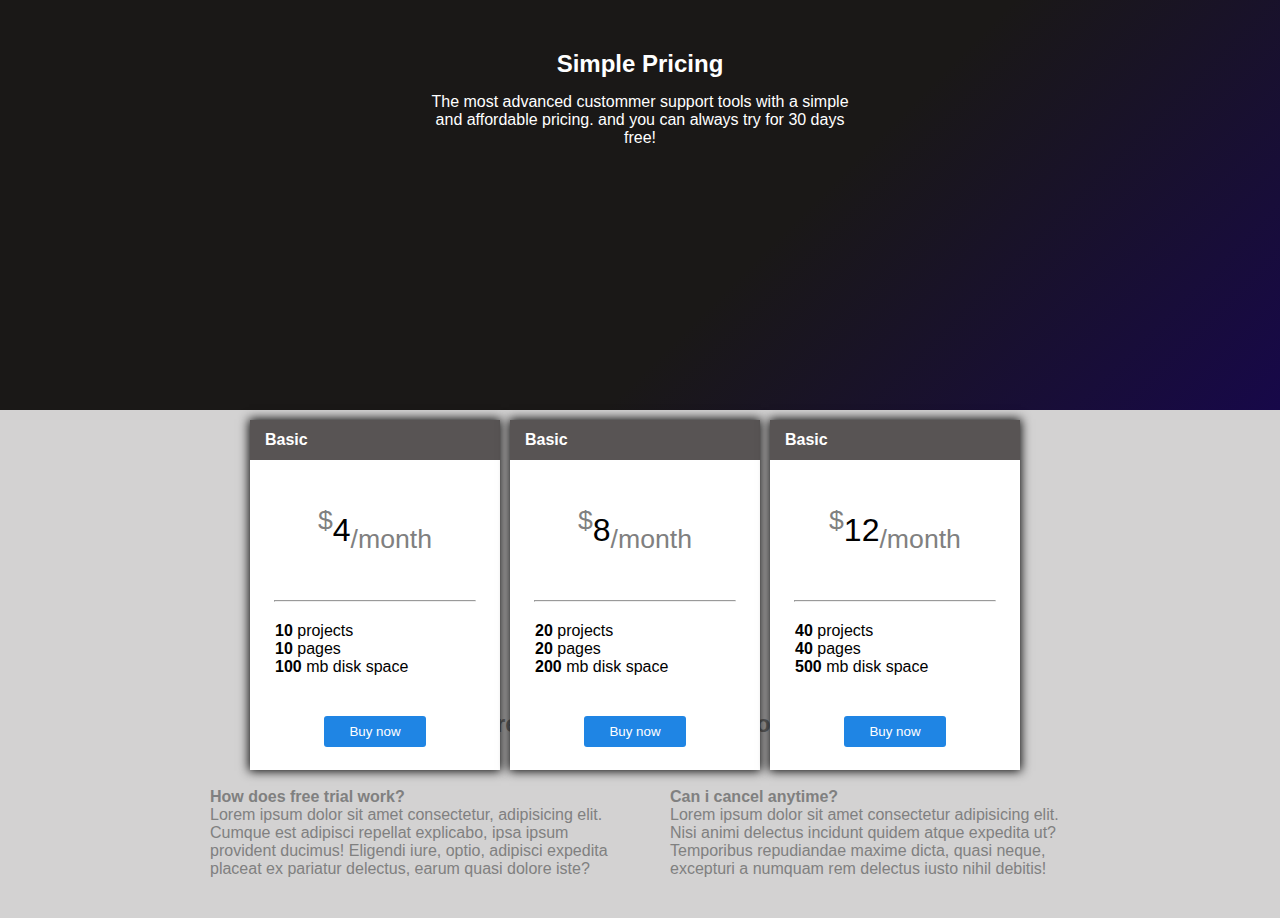
<file: challenge 2/index.html>
<!DOCTYPE html>
<html lang="en">
<head>
    <meta charset="UTF-8">
    <meta http-equiv="X-UA-Compatible" content="IE=edge">
    <meta name="viewport" content="width=device-width, initial-scale=1.0">
    <link rel="stylesheet" href="style.css">
    <title>Document</title>
</head>
<body>
    <div class="container">
        <div class="top">
            <h2 class="title">Simple Pricing</h2>
            <p>The most advanced custommer support tools with a simple</p>
            <p>and affordable pricing.
            and you can always try for 30 days</p>
            <p>free!</p>
        </div>

        <div class="cards-container">
            <div class="card">
                <div class="card-title-container">   
                    <h4 class="card-title">Basic</h4>
                </div>

                <div class="card-price">
                    <p><sup><span>$</span></sup>4<sub><span>/month</span></sub></p>
                </div>

                <div class="line"><hr></div>

                <div class="description">
                    <p><span>10</span>  projects</p>
                    <p><span>10</span> pages</p>
                    <p><span>100</span> mb disk space</p>
                </div>

                <div class="footer">
                    <button onclick="success()">Buy now</button>
                </div>
            </div>

            <div class="card">
                <div class="card-title-container">   
                    <h4 class="card-title">Basic</h4>
                </div>

                <div class="card-price">
                    <p><sup><span>$</span></sup>8<sub><span>/month</span></sub></p>
                </div>

                <div class="line"><hr></div>

                <div class="description">
                    <p><span>20</span>  projects</p>
                    <p><span>20</span> pages</p>
                    <p><span>200</span> mb disk space</p>
                </div>

                <div class="footer">
                    <button onclick="success()">Buy now</button>
                </div>
            </div>

            <div class="card">
                <div class="card-title-container">   
                    <h4 class="card-title">Basic</h4>
                </div>

                <div class="card-price">
                    <p><sup><span>$</span></sup>12<sub><span>/month</span></sub></p>
                </div>

                <div class="line"><hr></div>

                <div class="description">
                    <p><span>40</span>  projects</p>
                    <p><span>40</span> pages</p>
                    <p><span>500</span> mb disk space</p>
                </div>

                <div class="footer">
                    <button onclick="success()">Buy now</button>
                </div>
            </div>
        </div>

        <div class="bottom">
            <div class="header">
                <h2>Frequently asked questions</h2>
            </div>

            <footer>
                <div class="qts">
                    <h4>How does free trial work?</h4>
                    <p> Lorem ipsum dolor sit amet consectetur, adipisicing elit. Cumque est adipisci repellat explicabo, ipsa ipsum provident ducimus! Eligendi iure, optio, adipisci expedita placeat ex pariatur delectus, earum quasi dolore iste?</p>
                </div>

                <div class="qts">
                    <h4>Can i cancel anytime?</h4>
                    <p>Lorem ipsum dolor sit amet consectetur adipisicing elit. Nisi animi delectus incidunt quidem atque expedita ut? Temporibus repudiandae maxime dicta, quasi neque, excepturi a numquam rem delectus iusto nihil debitis!</p>
                </div>
            </footer>
        </div>
    </div>
    
    <script>
        const cards = document.querySelectorAll('.card');
        for (let i = 0; i < cards.length; i++) {
            cards[i].addEventListener('click', function(){
                this.classList.toggle("select");
            })
        }
            
        function success(){
            alert("success");
        }
    </script>
</body>


</html>
</file>
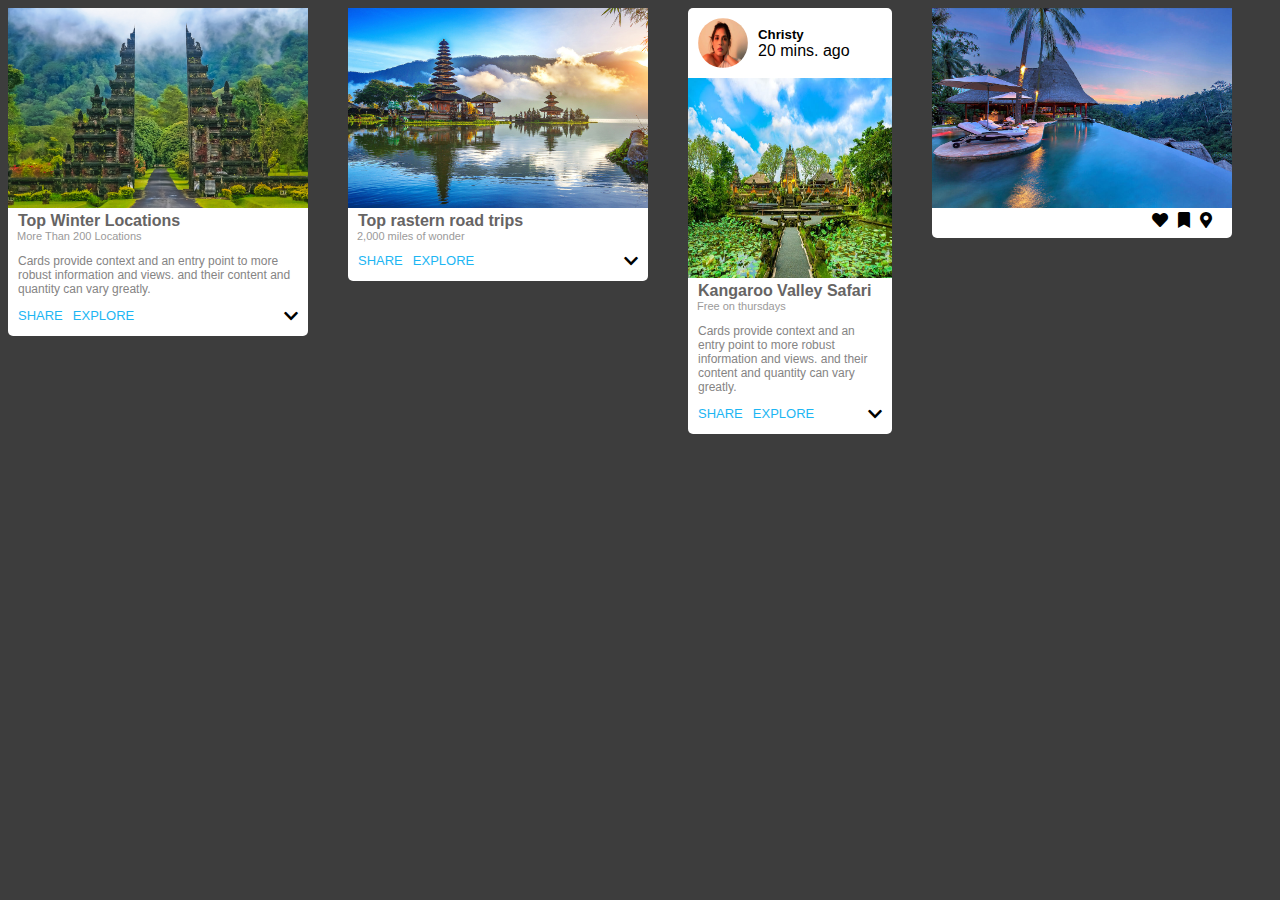
<file: challenge 1/Ui.html>
<!DOCTYPE html>
<html lang="en">
<head>
    <meta charset="UTF-8">
    <meta http-equiv="X-UA-Compatible" content="IE=edge">
    <meta name="viewport" content="width=device-width, initial-scale=1.0">
    <link rel="stylesheet" href="style.css">
    <link href="https://cdnjs.cloudflare.com/ajax/libs/font-awesome/5.13.0/css/all.min.css" rel="stylesheet">
    <title>Document</title>
</head>
<body>
    <div>
        <div class="card">
            <div class="photo">
                <img src="bali.jpg" alt="">
            </div>

            <div class="title-container">
                <h4 class="title">Top Winter Locations</h4>
                <p class="mileage">More Than 200 Locations</p>
            </div>

            <div class="description">
                <p>Cards provide context and an entry point to more robust information and views. 
                and their content and quantity can vary greatly.</p>
            </div>

            <div class="card-footer">
                <div class="links">
                    <a href="">Share</a>
                    <a href="">Explore</a>
                </div>
                <div>
                    <i class="fas fa-chevron-down"></i>
                </div>
            </div>
        </div>
    </div>
    
    <div class="card2">
        <div class="card">
            <div class="photo">
                <img src="image.jpg" alt="">
            </div>

            <div class="title-container">
                <h4 class="title">Top rastern road trips</h4>
                <p class="mileage">2,000 miles of wonder</p>
            </div>

            <div class="card-footer">
                <div class="links">
                    <a href="">Share</a>
                    <a href="">Explore</a>
                </div>
                <div>
                    <i class="fas fa-chevron-down"></i>
                </div>
            </div>
        </div>
    </div>

    <div class="card">
        <div class="avatar">
            <img src="avatar.jpg" alt="" class="avatar-pic">
            <div>
                <h5 class="name">Christy</h5>
                <p class="avatar-p">20 mins. ago</p>
            </div>
        </div>
        <div class="photo">
            <img src="shutterstockRF_533417248.jpg" alt="">
        </div>

        <div class="title-container">
            <h4 class="title">Kangaroo Valley Safari</h4>
            <p class="mileage">Free on thursdays</p>
        </div>

        <div class="description">
            <p>Cards provide context and an entry point to more robust information and views. 
            and their content and quantity can vary greatly.</p>
        </div>

        <div class="card-footer">
            <div class="links">
                <a href="">Share</a>
                <a href="">Explore</a>
            </div>
            <div>
                <i class="fas fa-chevron-down"></i>
            </div>
        </div>
    </div>

    <div>
        <div class="card">
            <div class="photo">
                <img src="viceroy-bali-main-pool-evening.jpg" alt="">
            </div>

            <div class="card-footer2">
                <div class="icons">
                    <i class="fas fa-heart"></i>
                    <i class="fas fa-bookmark"></i>
                    <i class="fas fa-map-marker-alt"></i>
                </div>
            </div>
        </div>
    </div>
</body>
</html>
</file>
<file: challenge 2/style.css>
*{
    padding: 0;
    margin: 0;
    font-family: sans-serif;
}

.container{
    position: relative;
    height: 100vh;
}

.top{
    width: 100%;
    height: 40vh;
    background: linear-gradient(135deg, rgb(26, 24, 23) 60%, rgb(23, 8, 73));
    color: white;
    display: flex;
    align-items: center;
    flex-direction: column;
    padding-top: 50px;
}

.title{
    margin-bottom: 15px;
}

.cards-container{
    position: absolute;
    display: flex;
    justify-content: center;
    top: 70%;
    left: 50%;
    transform: translate(-50%,-60%);
    z-index: 9999;
}

.card{
    margin-right: 10px;
    width: 250px;
    height: 350px;
    background-color: white;
    box-shadow: 0px 0px 10px 1px black;
    transition: all 250ms ease-in-out;
}

.card:hover{
    transform: scale(1.1);
}

.card-title-container{
    width: 100%;
    height: 40px;
    background-color: rgb(88, 84, 84);
    color: white;
    display: flex;
    align-items: center;
}

.card-title-container h4{
    margin-left: 15px;
}

.card-price{
    display: flex;
    justify-content: center;
    align-items: center;
    height: 40%;
    font-size: 2rem;
}

.card-price span{
    color: gray;
}

.line{
    width: 100%;
    display: flex;
    justify-content: center;
}

hr{
    width: 80%;
}

.description{
    margin-top: 20px;
    margin-left: 10%;
}

.description span{
    font-weight: bold;
}

.footer{
    width: 100%;
    display: flex;
    justify-content: center;
    margin-top: 40px;
}

button{
    background-color: rgb(31, 133, 228);
    border: none;
    color: white;
    padding: 8px 25px;
    border-radius: 3px;
    cursor: pointer;
}

.bottom{
    margin-top: 0;
    width: 100%;
    background-color: rgba(204, 203, 203, 0.867);
    color:  gray;
}

.header{
    padding-top: 300px;
    width: 100%;
    text-align: center;
}

footer{
    width: 100%;
    margin-top: 50px;
    display: flex;
    justify-content: center;
    gap: 60px;
}

.qts{
    max-width: 400px;
    margin-bottom: 40px;
}

.select{
    border: 2px solid rgb(0, 255, 85);
}
</file>
<file: challenge 1/style.css>
body{
    display: flex;
    justify-content: center;
    background-color: #3d3d3d;
    font-family: sans-serif;
}

.card{
    width: 300px;
    background-color: #fff;
    border-radius: 5px;
    margin-right: 40px;
}

.avatar{
    margin-top: 10px;
    margin-left: 10px;
    margin-bottom: 10px;
    display: flex;
    align-items: center;
}

.avatar-p, .name{
    margin: 0;
}

.avatar-pic{
    margin-right: 10px;
    height: 50px;
    width: 50px;
    border-radius: 50%;
}

.photo{
    width: 100%;
}

img{
    width: 100%;
    height: 200px;
}

.title{
    color: rgb(102, 100, 100);
    margin-left: 10px;
    margin-top: 0;
    margin-bottom: 0;
}

.mileage{
    margin-top: 0;
    font-size: 11px;
    margin-left: 9px;
    color: rgb(155, 154, 154);
}

.description{
    margin-left: 10px;
    margin-right: 9px;
    font-size: 12px;
    color: rgb(133, 132, 132);
}

.card-footer{
    display: flex;
    justify-content: space-between;
    margin: 0px 10px;
    padding-bottom: 10px;
}

.card-footer2{
    display: flex;
    justify-content: flex-end;
    margin-right: 10px;
    padding-bottom: 10px;
}

.links{
    display: flex;
}

.links a{
    text-transform: uppercase;
    color: rgb(29, 182, 243);
    margin-right: 10px;
    font-size: 13px;
    text-decoration: none;
}

.icons{
    display: flex;
    justify-content: flex-end;
}

.icons i{
    margin-right: 10px;
}
</file>
